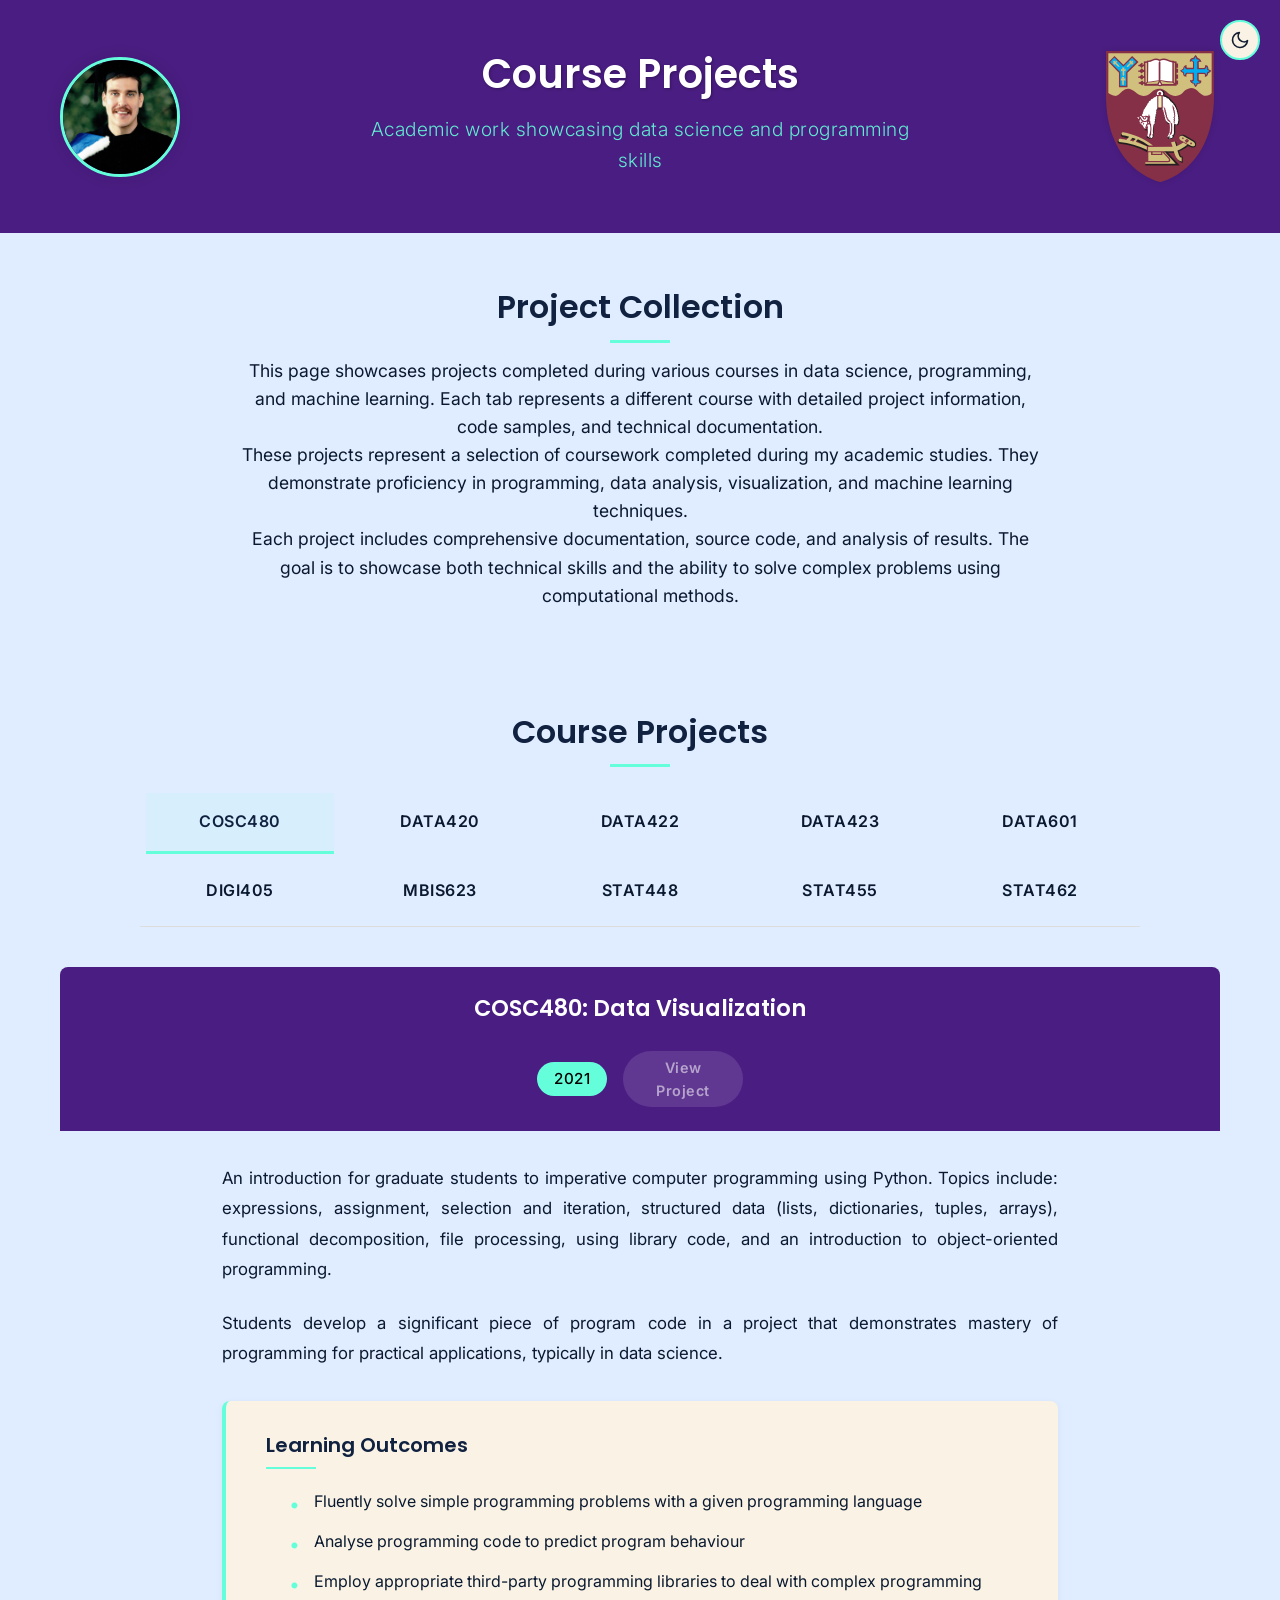
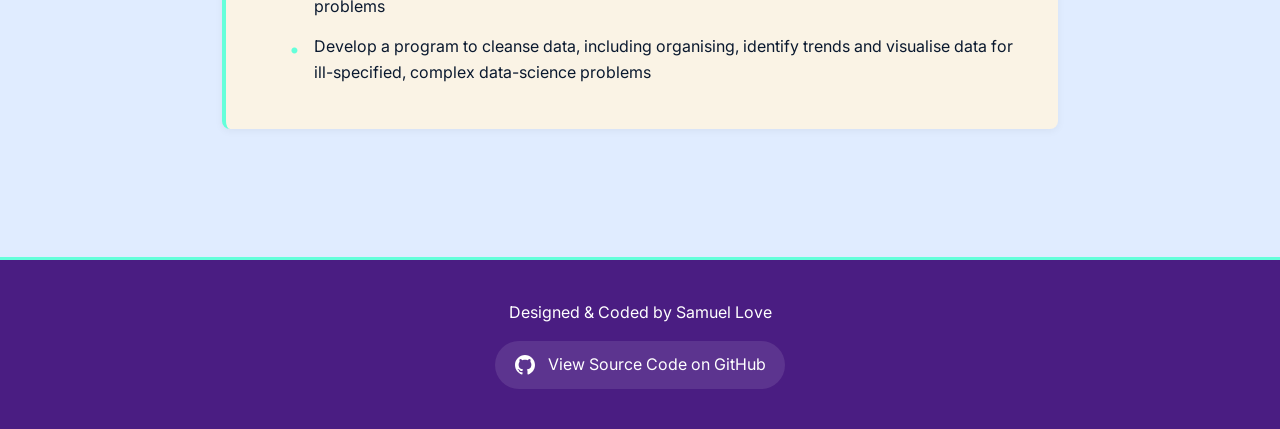
<file: index.html>
<!doctype html>
<html lang="en">
    <head>
        <meta charset="UTF-8" />
        <meta name="viewport" content="width=device-width, initial-scale=1.0" />
        <title>MADS Portfolio | Samuel Love</title>
        <link rel="stylesheet" href="css/styles.css" />
        <link rel="preconnect" href="https://fonts.googleapis.com" />
        <link rel="preconnect" href="https://fonts.gstatic.com" crossorigin />
        <link
            href="https://fonts.googleapis.com/css2?family=Inter:wght@300;400;500;600;700&family=Poppins:wght@300;400;500;600;700&display=swap"
            rel="stylesheet"
        />
        <!-- Load site configuration first -->
        <script src="js/config.js"></script>
    </head>
    <body>
        <div id="theme-toggle-container"></div>
        <header id="main-header"></header>

        <section id="intro-section"></section>

        <section id="courses-section"></section>

        <div id="templates" style="display: none"></div>

        <footer id="main-footer"></footer>

        <!-- Load modular JavaScript files -->
        <script src="js/templates.js"></script>
        <script src="js/theme-toggle.js"></script>
        <script src="js/course-loader.js"></script>
        <script src="js/main.js"></script>
    </body>
</html>
</file>
<file: css/styles.css>
/* ===== GLOBAL STYLES ===== */
:root {
    /* Light mode (default) variables */
    --bg-primary: #e0ecff;
    --bg-secondary: #faf3e5;
    --text-primary: #0a192f;
    --text-secondary: #112240;
    --accent: #64ffda;
    --accent-hover: #4cd3a9;
    --border: #dddddd;
    --shadow: rgba(0, 0, 0, 0.1);
    --text-black: #000000;
    --text-white: #ffffff;
    --header-footer: #4a1d82;
}

/* Dark theme when 'data-theme="dark"' is set on html element */
[data-theme="dark"] {
    --bg-primary: #0a192f;
    --bg-secondary: #112240;
    --text-primary: #e6f1ff;
    --text-secondary: #ccd6f6;
    --accent: #64ffda;
    --accent-hover: #4cd3a9;
    --border: #1d304f;
    --shadow: rgba(10, 25, 47, 0.6);
    --text-black: #000000;
    --text-white: #ffffff;
    --header-footer: #4a1d82;
}

* {
    box-sizing: border-box;
    margin: 0;
    padding: 0;
}

body {
    font-family: "Inter", sans-serif;
    line-height: 1.6;
    color: var(--text-primary);
    background-color: var(--bg-primary);
}

h1,
h2,
h3,
h4,
h5,
h6 {
    font-family: "Poppins", sans-serif;
    font-weight: 600;
    margin-bottom: 1rem;
    color: var(--text-secondary);
}

a {
    color: var(--accent);
    text-decoration: none;
    transition: all 0.3s ease;
}

a:hover {
    color: var(--accent-hover);
}

p {
    margin-bottom: 1rem;
}

.container {
    max-width: 1200px;
    margin: 0 auto;
    padding: 0 20px;
}

/* ===== HEADER ===== */
header {
    background-color: var(--header-footer);
    color: var(--text-white);
    padding: 2rem 0;
    box-shadow: var(--shadow);
}

.header-content {
    display: flex;
    flex-direction: column;
    align-items: center;
    width: 100%;
}

.header-container {
    display: flex;
    align-items: center;
    justify-content: space-between;
    width: 100%;
    padding: 10px 0;
}

.logo-left {
    width: 120px;
    height: 120px;
    border-radius: 50%;
    overflow: hidden;
    border: 3px solid var(--accent);
    box-shadow: 0 0 15px var(--shadow);
}

.logo-left img {
    width: 100%;
    height: 100%;
    object-fit: cover;
}

.logo-right {
    width: 120px;
    height: 120px;
    display: flex;
    align-items: center;
    justify-content: center;
}

.logo-right img {
    width: 90%;
    height: auto;
    filter: drop-shadow(0 0 3px var(--shadow));
}

@media (max-width: 768px) {
    .header-container {
        flex-direction: column;
        gap: 1.5rem;
    }

    .logo-left,
    .logo-right {
        width: 90px;
        height: 90px;
    }

    .logo-left {
        margin-bottom: 5px;
    }
}

.profile-text {
    text-align: center;
    padding: 0 20px;
    max-width: 600px;
}

.profile-text h1 {
    font-size: 2.5rem;
    margin-bottom: 0.5rem;
    color: var(--text-white);
    text-shadow: 1px 1px 3px rgba(0, 0, 0, 0.3);
}

.tagline {
    font-size: 1.2rem;
    opacity: 0.9;
    font-weight: 300;
    color: var(--accent);
    letter-spacing: 0.5px;
}

/* ===== INTRO SECTION ===== */
.intro {
    padding: 3rem 0;
    text-align: center;
}

.intro h2 {
    font-size: 2rem;
    margin-bottom: 1.5rem;
    position: relative;
    display: block;
    text-align: center;
    margin-left: auto;
    margin-right: auto;
}

.intro h2:after {
    content: "";
    position: absolute;
    width: 60px;
    height: 3px;
    background-color: var(--accent);
    bottom: -10px;
    left: 50%;
    transform: translateX(-50%);
    margin: 0 auto;
}

.intro p {
    max-width: 800px;
    margin: 0 auto;
    font-size: 1.1rem;
}

/* ===== COURSES SECTION ===== */
.courses {
    padding: 3rem 0;
}

.courses h2 {
    font-size: 2rem;
    margin-bottom: 2rem;
    position: relative;
    display: block;
    text-align: center;
    margin-left: auto;
    margin-right: auto;
}

.courses h2:after {
    content: "";
    position: absolute;
    width: 60px;
    height: 3px;
    background-color: var(--accent);
    bottom: -10px;
    left: 50%;
    transform: translateX(-50%);
}

.tabs {
    margin-top: 2rem;
}

.tab-header {
    display: flex;
    overflow-x: auto;
    border-bottom: 1px solid var(--border);
    margin-bottom: 2.5rem;
    padding-bottom: 0;
    scrollbar-width: thin;
    scrollbar-color: var(--accent) var(--bg-secondary);
    justify-content: space-between;
    flex-wrap: wrap;
    width: 100%;
    max-width: 1000px;
    margin-left: auto;
    margin-right: auto;
}

.tab-header::-webkit-scrollbar {
    height: 6px;
}

.tab-header::-webkit-scrollbar-track {
    background: var(--bg-secondary);
    border-radius: 4px;
}

.tab-header::-webkit-scrollbar-thumb {
    background-color: var(--accent);
    border-radius: 4px;
}

.tab-item {
    cursor: pointer;
    display: flex;
    align-items: center;
    justify-content: center;
    gap: 8px;
    transition: all 0.3s ease;
    white-space: nowrap;
    flex: 1 0 18%;
    font-size: 1rem;
    font-weight: 600;
    letter-spacing: 0.5px;
    padding: 1rem 0.25rem;
    border-bottom: 3px solid transparent;
    margin: 0.25rem 0.4rem;
    min-width: 100px;
    text-align: center;
}

.tab-item i {
    font-size: 1.2rem;
}

.tab-item.active {
    border-bottom-color: var(--accent);
    color: var(--text-secondary);
    background-color: rgba(100, 255, 218, 0.08);
}

.tab-item:hover {
    background-color: rgba(100, 255, 218, 0.1);
    transform: translateY(-2px);
}

.tab-content {
    position: relative;
}

.tab-pane {
    display: none;
    animation: fadeIn 0.5s ease forwards;
}

@keyframes fadeIn {
    0% {
        opacity: 0;
        transform: translateY(10px);
    }
    100% {
        opacity: 1;
        transform: translateY(0);
    }
}

.tab-pane.active {
    display: block;
}

/* ===== COURSE CARDS ===== */
.course-card {
    background-color: var(--bg-primary);
    border-radius: 8px;
    overflow: hidden;
    box-shadow: var(--shadow);
}

.course-header {
    background-color: var(--header-footer);
    color: var(--text-white);
    padding: 1.5rem;
}

.course-header-content {
    display: flex;
    justify-content: center;
    align-items: center;
    flex-wrap: wrap;
    gap: 1rem;
    text-align: center;
}

.course-header h3 {
    margin-bottom: 0;
    color: var(--text-white);
    flex: 1 1 100%;
    text-align: center;
    font-size: 1.4rem;
    margin-bottom: 0.5rem;
}

.course-term {
    font-size: 0.95rem;
    font-weight: 500;
    background-color: var(--accent);
    color: var(--text-black);
    padding: 5px 12px;
    border-radius: 30px;
    display: inline-block;
    min-width: 70px;
    text-align: center;
    letter-spacing: 0.5px;
    order: 1;
}

.course-body {
    padding: 2rem;
    max-width: 900px;
    margin: 0 auto;
}

.course-body p {
    line-height: 1.8;
    margin-bottom: 1.5rem;
    color: var(--text-primary);
    font-size: 1.05rem;
    text-align: justify;
}

.project-preview {
    display: grid;
    grid-template-columns: 1fr 2fr;
    gap: 2rem;
    margin-bottom: 2rem;
}

@media (max-width: 768px) {
    .project-preview {
        grid-template-columns: 1fr;
    }
}

.project-image {
    border-radius: 8px;
    overflow: hidden;
    box-shadow: var(--shadow);
}

.project-image img {
    width: 100%;
    height: auto;
    display: block;
    transition: transform 0.3s;
}

.project-image:hover img {
    transform: scale(1.05);
}

.project-info h4 {
    font-size: 1.4rem;
    margin-bottom: 1rem;
    color: var(--text-secondary);
}

.tech-list {
    display: none;
}

.tech-list li {
    display: none;
}

.project-links {
    display: flex;
    margin-top: 1.5rem;
    justify-content: center;
}

.btn {
    display: inline-block;
    padding: 14px 28px;
    border-radius: 30px;
    font-weight: 600;
    text-align: center;
    transition: all 0.3s ease;
    width: 100%;
    max-width: 220px;
    letter-spacing: 0.5px;
}

.btn-view {
    background-color: rgba(255, 255, 255, 0.2);
    color: var(--text-white);
    border: none;
    padding: 5px 15px;
    font-size: 0.9rem;
    max-width: 120px;
    order: 2;
}

.btn-view.disabled {
    opacity: 0.6;
    cursor: not-allowed;
    pointer-events: none;
}

.btn-view:not(.disabled):hover {
    background-color: var(--accent);
    color: var(--text-black);
}

.btn.primary {
    background-color: var(--accent);
    color: var(--text-black);
    border: none;
}

.btn.primary:hover {
    background-color: var(--accent-hover);
    transform: translateY(-2px);
    box-shadow: var(--shadow);
}

.btn.secondary {
    background-color: var(--bg-primary);
    color: var(--text-secondary);
    border: 2px solid var(--accent);
}

.btn.secondary:hover {
    background-color: var(--bg-secondary);
    transform: translateY(-2px);
}

.skills-learned {
    background-color: var(--bg-secondary);
    padding: 1.8rem 2.5rem;
    border-radius: 8px;
    margin-top: 2rem;
    border-left: 4px solid var(--accent);
    box-shadow: 0 2px 8px rgba(0, 0, 0, 0.05);
}

.skills-learned h4 {
    margin-bottom: 1.2rem;
    color: var(--text-secondary);
    font-size: 1.25rem;
    position: relative;
    display: inline-block;
    padding-bottom: 0.5rem;
}

.skills-learned h4:after {
    content: "";
    position: absolute;
    width: 50px;
    height: 2px;
    background-color: var(--accent);
    bottom: 0;
    left: 0;
}

.skills-learned ul {
    margin-left: 1.5rem;
}

.skills-learned li {
    margin-bottom: 0.9rem;
    line-height: 1.6;
    position: relative;
    padding-left: 1.5rem;
    list-style-type: none;
}

.skills-learned li:before {
    content: "•";
    color: var(--accent);
    position: absolute;
    left: 0;
    font-weight: bold;
    font-size: 1.2rem;
}

/* ===== FOOTER ===== */
footer {
    background-color: var(--header-footer);
    color: var(--text-white);
    padding: 2.5rem 0;
    text-align: center;
    border-top: 3px solid var(--accent);
    margin-top: 3rem;
}

.footer-links {
    margin-top: 1rem;
    display: flex;
    justify-content: center;
}

.github-link {
    display: flex;
    align-items: center;
    gap: 0.5rem;
    color: var(--text-white);
    text-decoration: none;
    padding: 0.7rem 1.2rem;
    border-radius: 30px;
    transition: all 0.3s ease;
    background-color: rgba(255, 255, 255, 0.1);
}

.github-link:hover {
    background-color: var(--accent);
    color: var(--text-black);
    transform: translateY(-2px);
}

.github-link img.github-icon {
    width: 20px;
    height: 20px;
    vertical-align: middle;
    margin-right: 5px;
}

/* GitHub icon color filter */
.github-link img.github-icon {
    filter: brightness(0) invert(1);
}

.github-link:hover img.github-icon {
    filter: brightness(0) saturate(100%);
}

/* Media Queries for Course Header */
@media (max-width: 768px) {
    .course-header-content {
        flex-direction: column;
        gap: 0.5rem;
    }

    .course-header h3 {
        margin-bottom: 0.5rem;
        font-size: 1.2rem;
    }

    .course-term {
        margin-bottom: 0.5rem;
    }

    .btn-view {
        margin-top: 0.5rem;
    }
}

/* Media Queries for Tab Layout */
@media (max-width: 1200px) {
    .tab-item {
        flex: 1 0 20%;
    }
}

@media (max-width: 992px) {
    .tab-item {
        flex: 1 0 30%;
    }

    .tab-header {
        justify-content: center;
    }
}

@media (max-width: 768px) {
    .tab-item {
        flex: 1 0 30%;
        margin: 0.2rem;
        min-width: 90px;
        font-size: 0.95rem;
    }
}

@media (max-width: 576px) {
    .tab-item {
        flex: 1 0 45%;
        padding: 0.8rem 0.2rem;
    }
}

/* ===== THEME TOGGLE ===== */
.theme-toggle {
    position: fixed;
    top: 20px;
    right: 20px;
    z-index: 1000;
}

#theme-toggle-btn {
    background-color: var(--bg-secondary);
    color: var(--text-primary);
    border: 2px solid var(--accent);
    border-radius: 50%;
    width: 40px;
    height: 40px;
    display: flex;
    justify-content: center;
    align-items: center;
    cursor: pointer;
    transition: all 0.3s ease;
    box-shadow: var(--shadow);
}

#theme-toggle-btn:hover {
    transform: translateY(-2px);
    background-color: var(--accent);
    color: var(--text-black);
}

.sun-icon,
.moon-icon {
    transition: all 0.3s ease;
    width: 20px;
    height: 20px;
    color: currentColor;
}

#theme-toggle-btn img {
    width: 20px;
    height: 20px;
    filter: var(
        --text-primary-filter,
        invert(10%) sepia(28%) saturate(1137%) hue-rotate(182deg)
            brightness(94%) contrast(95%)
    );
}

[data-theme="dark"] #theme-toggle-btn img {
    filter: var(
        --text-primary-filter,
        invert(88%) sepia(6%) saturate(343%) hue-rotate(179deg) brightness(107%)
            contrast(98%)
    );
}

#theme-toggle-btn:hover img {
    filter: var(
        --accent-filter,
        invert(10%) sepia(28%) saturate(1137%) hue-rotate(182deg)
            brightness(94%) contrast(95%)
    );
}

/* Transition for theme changes */
* {
    transition:
        background-color 0.3s ease,
        color 0.3s ease;
}

/* Error message styling */
.error-message {
    background-color: rgba(255, 0, 0, 0.1);
    border-left: 4px solid #ff3333;
    padding: 20px;
    margin: 20px 0;
    border-radius: 4px;
    text-align: center;
}

.error-message p {
    color: var(--text-primary);
    font-size: 1.1rem;
    margin-bottom: 15px;
}

.error-message button {
    background-color: var(--accent);
    color: var(--text-black);
    border: none;
    padding: 8px 16px;
    border-radius: 4px;
    cursor: pointer;
    font-weight: 500;
    transition: all 0.3s ease;
}

.error-message button:hover {
    background-color: var(--accent-hover);
    transform: translateY(-2px);
}
</file>
